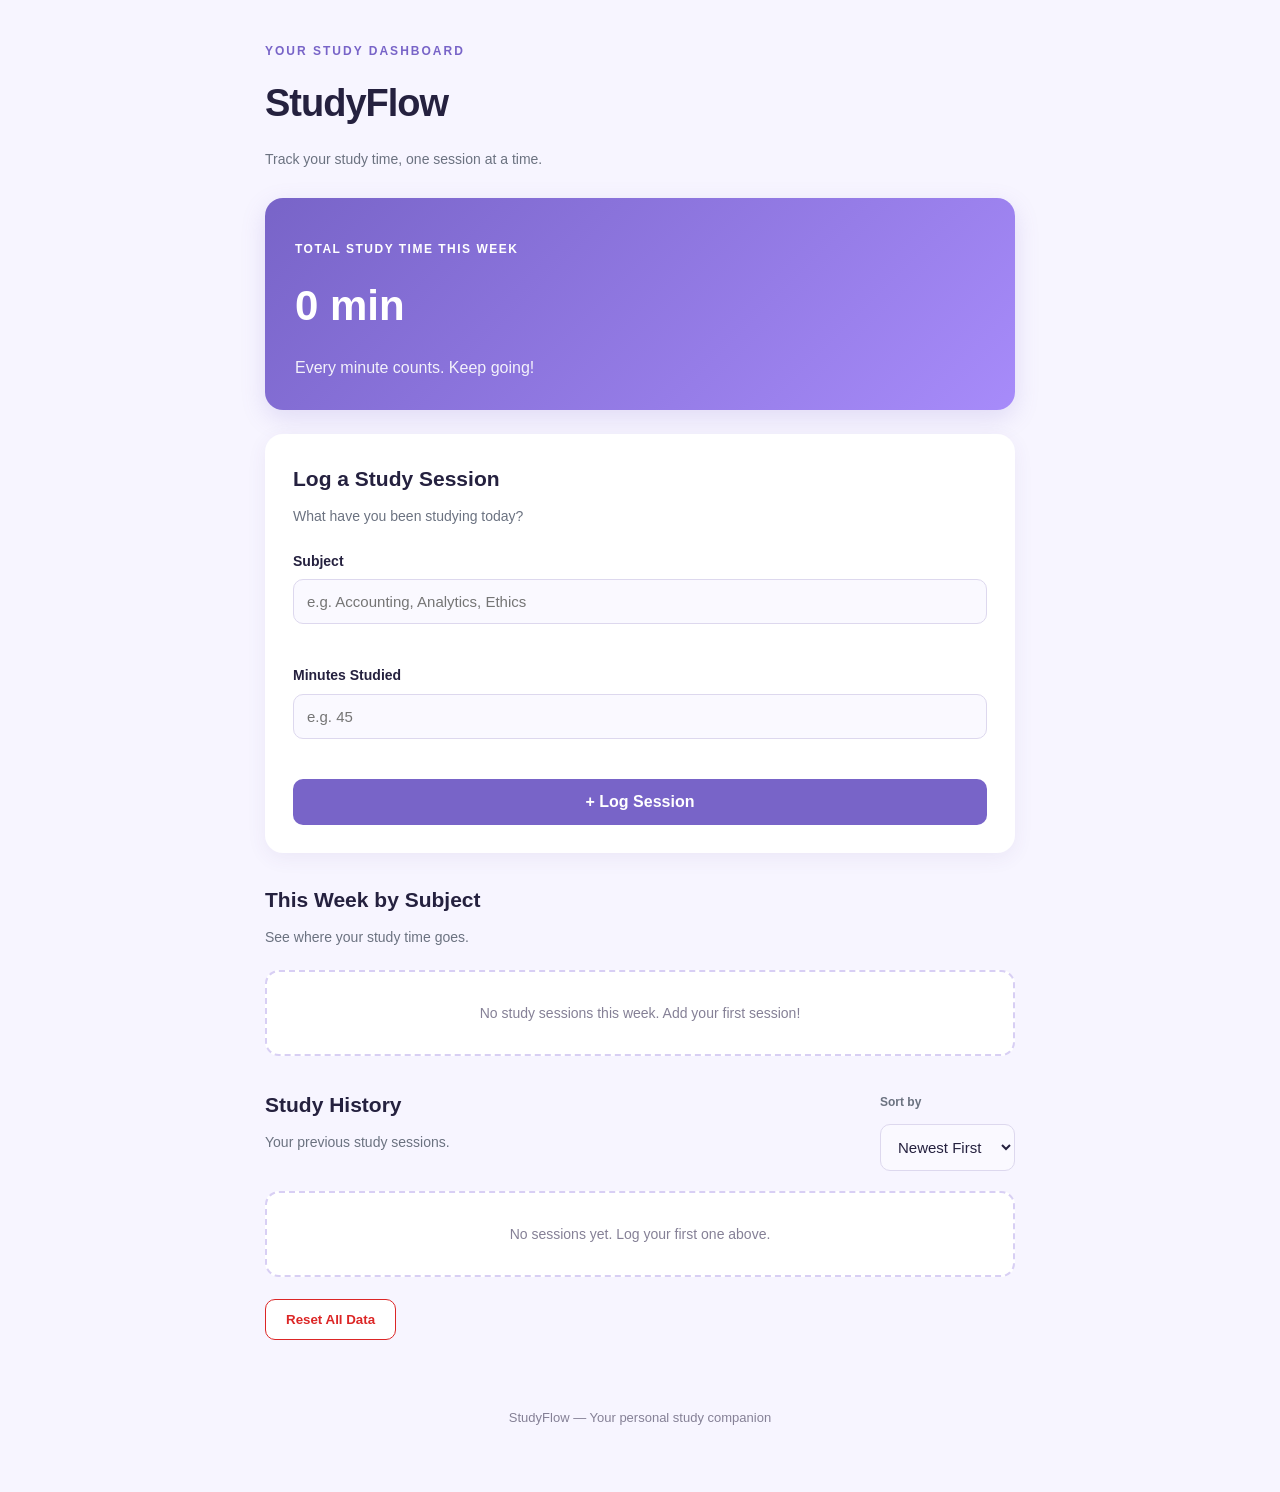
<file: index.html>
<!DOCTYPE html>
<html lang="en">
<head>
  <meta charset="UTF-8">
  <meta name="viewport" content="width=device-width, initial-scale=1.0">
  <title>StudyFlow | Study Session Tracker</title>
  <link rel="stylesheet" href="style.css">
</head>

<body>
  <main class="container">

    <!-- Website header -->
    <header class="site-header">
      <div>
        <p class="eyebrow">YOUR STUDY DASHBOARD</p>
        <h1>StudyFlow</h1>
        <p class="subtitle">
          Track your study time, one session at a time.
        </p>
      </div>
    </header>

    <!-- Weekly study total -->
    <section class="weekly-card">
      <p class="card-label">TOTAL STUDY TIME THIS WEEK</p>
      <h2 id="weekly-total">0 hr 0 min</h2>
      <p>Every minute counts. Keep going!</p>
    </section>

    <!-- Log a new study session -->
    <section class="card">
      <h2>Log a Study Session</h2>
      <p class="section-description">
        What have you been studying today?
      </p>

      <form id="session-form" novalidate>

        <div class="form-group">
          <label for="subject">Subject</label>
          <input
            type="text"
            id="subject"
            placeholder="e.g. Accounting, Analytics, Ethics"
            autocomplete="off"
          >
          <span class="error" id="subject-error"></span>
        </div>

        <div class="form-group">
          <label for="duration">Minutes Studied</label>
          <input
            type="number"
            id="duration"
            placeholder="e.g. 45"
            min="1"
            step="1"
          >
          <span class="error" id="duration-error"></span>
        </div>

        <button type="submit" class="primary-button">
          + Log Session
        </button>

      </form>
    </section>

    <!-- Subject totals -->
    <section class="summary-section">
      <h2>This Week by Subject</h2>
      <p class="section-description">
        See where your study time goes.
      </p>

      <div id="subject-summary" class="subject-grid">
        <div class="empty-state">
          No study sessions yet. Add your first session!
        </div>
      </div>
    </section>

    <!-- Session history -->
    <section class="history-section">

      <div class="history-header">
        <div>
          <h2>Study History</h2>
          <p class="section-description">
            Your previous study sessions.
          </p>
        </div>

        <div class="history-controls">
          <label for="sort-select">Sort by</label>
          <select id="sort-select">
            <option value="date-desc">Newest First</option>
            <option value="date-asc">Oldest First</option>
            <option value="subject">Subject A-Z</option>
            <option value="duration">Longest First</option>
          </select>
        </div>
      </div>

      <div id="session-list">
        <div class="empty-state">
          No sessions yet. Log your first one above.
        </div>
      </div>

      <button id="reset-btn" class="reset-button">
        Reset All Data
      </button>

      <!-- In-page reset confirmation -->
      <div id="reset-confirmation" class="confirmation" hidden>
        <p>Are you sure you want to delete all sessions?</p>
        <div class="confirmation-actions">
          <button id="confirm-reset" type="button">
            Yes, Reset All
          </button>
          <button id="cancel-reset" type="button">
            Cancel
          </button>
        </div>
      </div>

    </section>

    <footer>
      <p>StudyFlow — Your personal study companion</p>
    </footer>

  </main>

  <script src="app.js"></script>
</body>
</html>
</file>
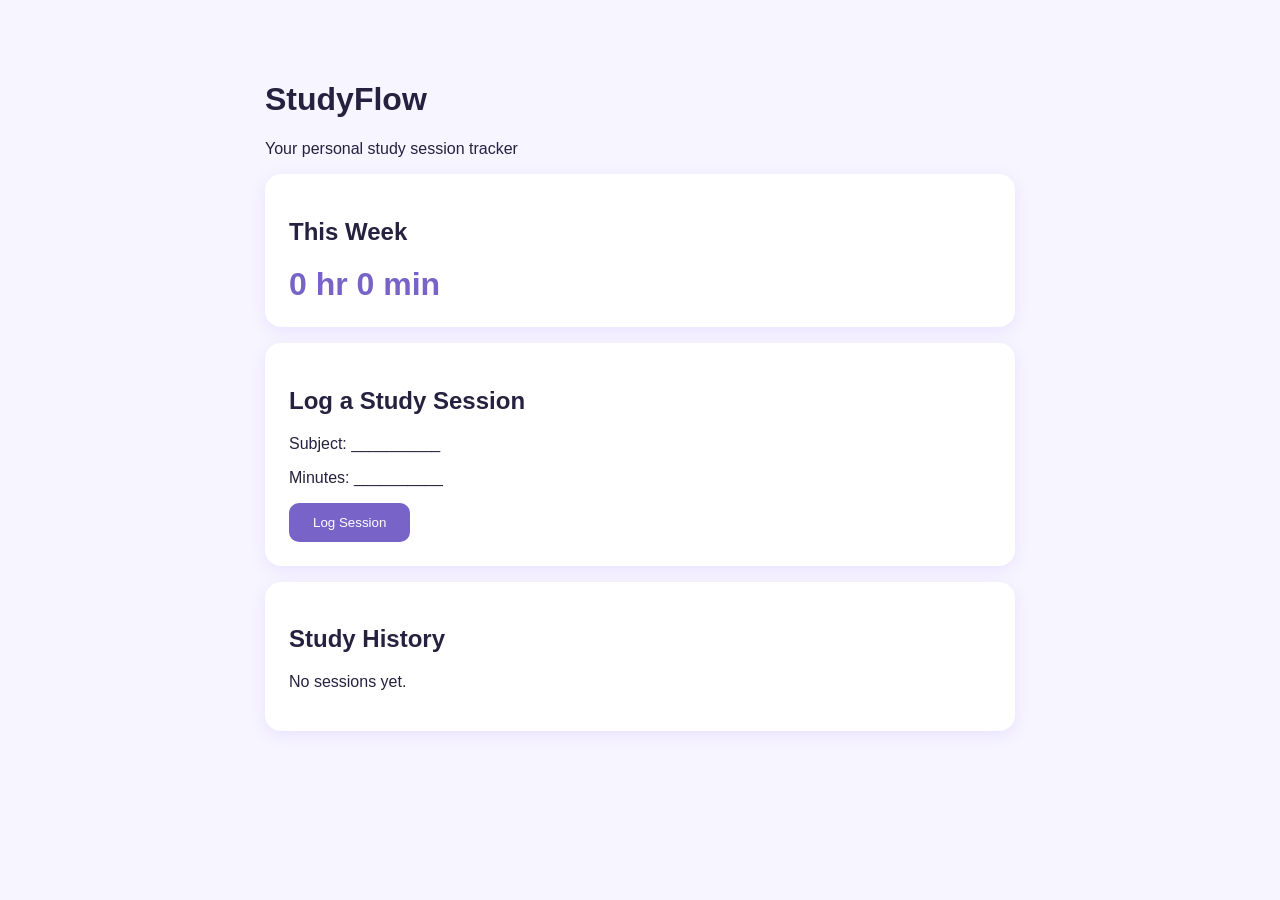
<file: design-trials/trial-a.html>
<!DOCTYPE html>
<html lang="en">
<head>
  <meta charset="UTF-8">
  <meta name="viewport" content="width=device-width, initial-scale=1.0">
  <title>Study Tracker Design A</title>
  <style>
    body {
      background: #f7f5ff;
      color: #25213f;
      font-family: Arial, sans-serif;
      max-width: 750px;
      margin: 40px auto;
      padding: 20px;
    }
    .card {
      background: white;
      padding: 24px;
      border-radius: 16px;
      margin: 16px 0;
      box-shadow: 0 4px 16px #e9e2ff;
    }
    .stat {
      color: #7864c8;
      font-size: 32px;
      font-weight: bold;
    }
    button {
      background: #7864c8;
      color: white;
      border: none;
      padding: 12px 24px;
      border-radius: 10px;
    }
  </style>
</head>
<body>
  <h1>StudyFlow</h1>
  <p>Your personal study session tracker</p>
  <div class="card">
    <h2>This Week</h2>
    <div class="stat">0 hr 0 min</div>
  </div>
  <div class="card">
    <h2>Log a Study Session</h2>
    <p>Subject: __________</p>
    <p>Minutes: __________</p>
    <button>Log Session</button>
  </div>
  <div class="card">
    <h2>Study History</h2>
    <p>No sessions yet.</p>
  </div>
</body>
</html>
</file>
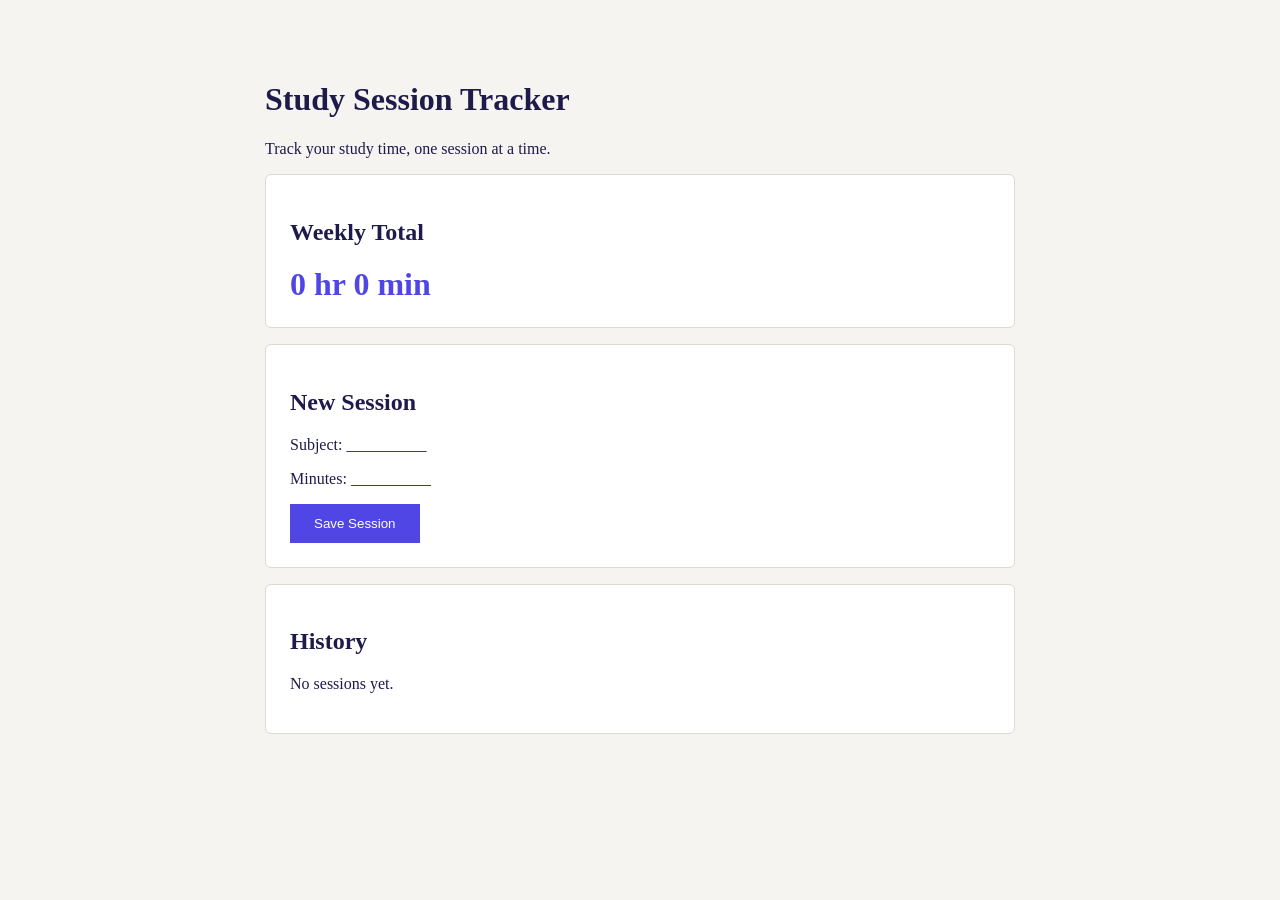
<file: design-trials/trial-b.html>
<!DOCTYPE html>
<html lang="en">
<head>
  <meta charset="UTF-8">
  <meta name="viewport" content="width=device-width, initial-scale=1.0">
  <title>Study Tracker Design B</title>
  <style>
    body {
      background: #f5f4f0;
      color: #1e1b4b;
      font-family: Georgia, serif;
      max-width: 750px;
      margin: 40px auto;
      padding: 20px;
    }
    .card {
      background: #fff;
      padding: 24px;
      border: 1px solid #ddd8d0;
      margin: 16px 0;
      border-radius: 6px;
    }
    .stat {
      color: #4f46e5;
      font-size: 32px;
      font-weight: bold;
    }
    button {
      background: #4f46e5;
      color: white;
      border: none;
      padding: 12px 24px;
    }
  </style>
</head>
<body>
  <h1>Study Session Tracker</h1>
  <p>Track your study time, one session at a time.</p>
  <div class="card">
    <h2>Weekly Total</h2>
    <div class="stat">0 hr 0 min</div>
  </div>
  <div class="card">
    <h2>New Session</h2>
    <p>Subject: __________</p>
    <p>Minutes: __________</p>
    <button>Save Session</button>
  </div>
  <div class="card">
    <h2>History</h2>
    <p>No sessions yet.</p>
  </div>
</body>
</html>
</file>
<file: style.css>
/* StudyFlow — Main Styles */

* {
  box-sizing: border-box;
}

body {
  margin: 0;
  padding: 30px 18px;
  background: #f7f5ff;
  color: #25213f;
  font-family: Arial, sans-serif;
  line-height: 1.6;
}

.container {
  max-width: 750px;
  margin: 0 auto;
}

/* Header */

.site-header {
  margin-bottom: 28px;
}

.eyebrow {
  color: #7864c8;
  font-size: 12px;
  font-weight: bold;
  letter-spacing: 2px;
}

h1 {
  font-size: 38px;
  margin: 4px 0;
  letter-spacing: -1px;
}

h2 {
  font-size: 21px;
  margin-top: 0;
}

.subtitle,
.section-description {
  color: #6b7280;
  font-size: 14px;
}

.section-description {
  margin-top: -8px;
  margin-bottom: 22px;
}

/* Weekly total */

.weekly-card {
  background: linear-gradient(135deg, #7864c8, #a78bfa);
  color: white;
  border-radius: 18px;
  padding: 30px;
  margin-bottom: 24px;
  box-shadow: 0 8px 24px rgba(120, 100, 200, 0.18);
}

.card-label {
  font-size: 12px;
  font-weight: bold;
  letter-spacing: 1.5px;
}

.weekly-card h2 {
  font-size: 42px;
  margin: 10px 0;
}

.weekly-card p:last-child {
  opacity: 0.9;
  margin-bottom: 0;
}

/* Cards */

.card {
  background: #ffffff;
  border-radius: 18px;
  padding: 28px;
  margin-bottom: 30px;
  box-shadow: 0 5px 20px rgba(80, 60, 140, 0.07);
}

/* Form */

.form-group {
  display: flex;
  flex-direction: column;
  margin-bottom: 18px;
}

label {
  font-size: 14px;
  font-weight: bold;
  margin-bottom: 7px;
}

input,
select {
  font-family: inherit;
  font-size: 15px;
  padding: 13px;
  border: 1px solid #ddd8ee;
  border-radius: 10px;
  background: #faf9ff;
  color: #25213f;
}

input:focus,
select:focus {
  outline: 2px solid #a78bfa;
  border-color: #7864c8;
}

input.invalid {
  border-color: #dc2626;
}

.error {
  color: #dc2626;
  font-size: 13px;
  min-height: 18px;
  margin-top: 4px;
}

/* Buttons */

button {
  font-family: inherit;
  cursor: pointer;
  transition: 0.2s;
}

.primary-button {
  width: 100%;
  padding: 14px;
  border: none;
  border-radius: 10px;
  background: #7864c8;
  color: white;
  font-size: 16px;
  font-weight: bold;
}

.primary-button:hover {
  background: #6550b5;
  transform: translateY(-1px);
}

/* Subject summary */

.summary-section {
  margin-bottom: 32px;
}

.subject-grid {
  display: grid;
  grid-template-columns: repeat(auto-fit, minmax(180px, 1fr));
  gap: 15px;
}

.subject-card {
  background: white;
  border-radius: 15px;
  padding: 22px;
  box-shadow: 0 4px 15px rgba(80, 60, 140, 0.06);
}

.subj-name {
  color: #6b7280;
  font-size: 13px;
  font-weight: bold;
  text-transform: uppercase;
}

.subj-total {
  color: #7864c8;
  font-size: 26px;
  font-weight: bold;
  margin-top: 8px;
}

/* Empty states */

.empty-state {
  border: 2px dashed #d8cff4;
  background: #ffffff;
  color: #858096;
  padding: 30px 20px;
  border-radius: 14px;
  text-align: center;
  font-size: 14px;
}

/* Study history */

.history-section {
  margin-bottom: 35px;
}

.history-header {
  display: flex;
  justify-content: space-between;
  align-items: center;
  gap: 20px;
  flex-wrap: wrap;
  margin-bottom: 15px;
}

.history-controls {
  display: flex;
  flex-direction: column;
  gap: 5px;
}

.history-controls label {
  font-size: 12px;
  color: #6b7280;
}

#session-list {
  display: flex;
  flex-direction: column;
  gap: 12px;
}

.session-row {
  background: white;
  padding: 18px 20px;
  border-radius: 14px;
  display: flex;
  align-items: center;
  justify-content: space-between;
  gap: 12px;
  box-shadow: 0 4px 15px rgba(80, 60, 140, 0.06);
}

.session-info {
  display: flex;
  flex-direction: column;
}

.session-subject {
  font-weight: bold;
  font-size: 16px;
}

.session-meta {
  color: #6b7280;
  font-size: 13px;
}

.btn-delete {
  background: #fff0f0;
  color: #dc2626;
  border: none;
  border-radius: 8px;
  padding: 9px 13px;
  font-weight: bold;
}

.btn-delete:hover {
  background: #ffe0e0;
}

/* Reset */

.reset-button {
  margin-top: 22px;
  padding: 12px 20px;
  border: 1px solid #dc2626;
  border-radius: 10px;
  color: #dc2626;
  background: white;
  font-weight: bold;
}

.reset-button:hover {
  background: #fff0f0;
}

.confirmation {
  margin-top: 15px;
  padding: 20px;
  background: white;
  border: 1px solid #f0caca;
  border-radius: 12px;
}

.confirmation[hidden] {
  display: none;
}

.confirmation-actions {
  display: flex;
  gap: 10px;
  flex-wrap: wrap;
}

#confirm-reset,
#cancel-reset {
  border-radius: 8px;
  padding: 10px 15px;
  font-weight: bold;
}

#confirm-reset {
  background: #dc2626;
  color: white;
  border: none;
}

#cancel-reset {
  background: white;
  border: 1px solid #ddd8ee;
  color: #25213f;
}

/* Footer */

footer {
  text-align: center;
  color: #858096;
  font-size: 13px;
  padding: 20px 0;
}

/* Mobile */

@media (max-width: 600px) {
  body {
    padding: 18px 12px;
  }

  h1 {
    font-size: 30px;
  }

  .weekly-card h2 {
    font-size: 34px;
  }

  .card {
    padding: 20px;
  }

  .history-header {
    align-items: stretch;
  }

  .subject-grid {
    grid-template-columns: 1fr;
  }
}
</file>
